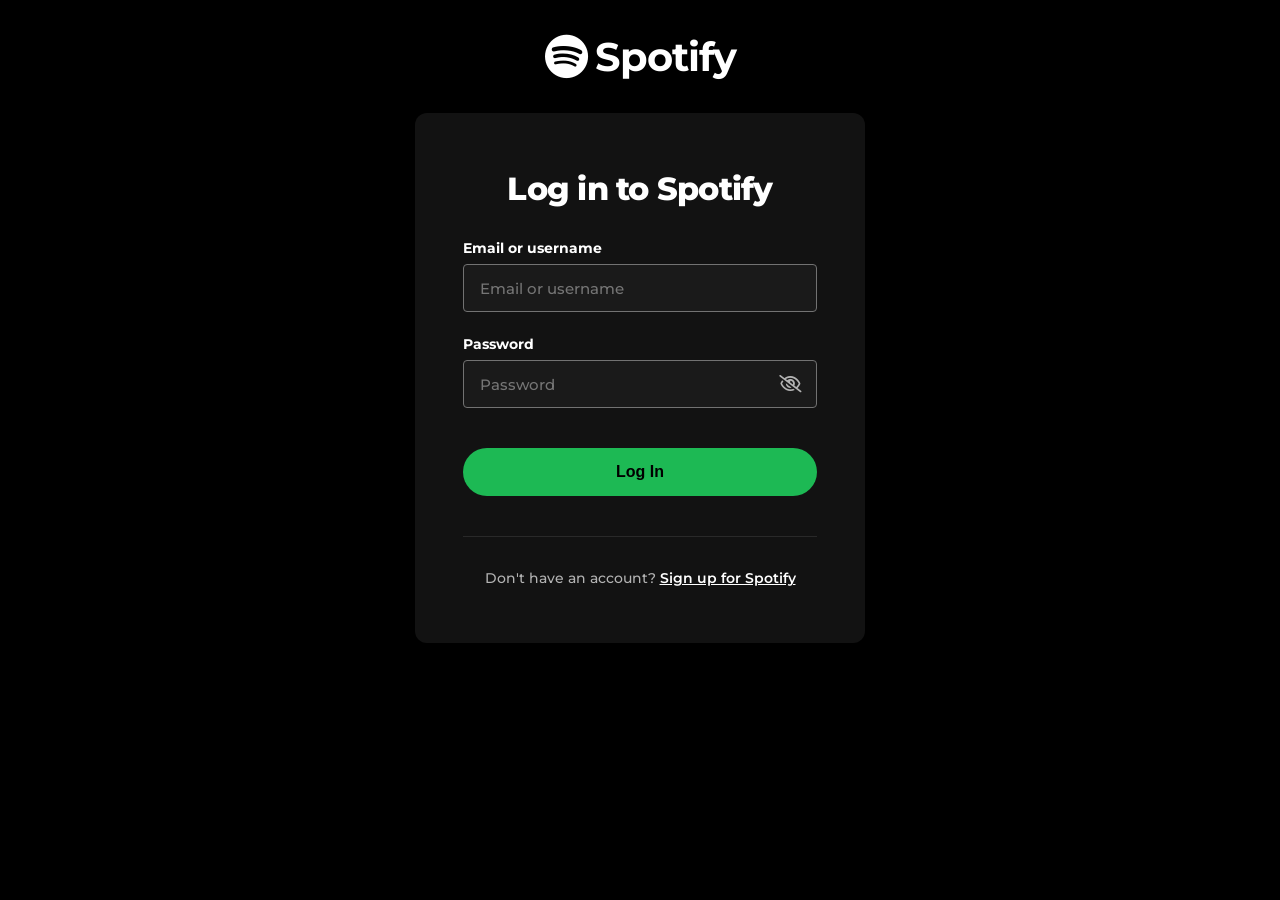
<file: login.html>
<!DOCTYPE html>
<html lang="en">
<head>
    <meta charset="UTF-8">
    <meta name="viewport" content="width=device-width, initial-scale=1.0">
    <title>Login - Spotify</title>
    <link href="https://fonts.googleapis.com/css2?family=Montserrat:wght@400;500;600;700;800&display=swap" rel="stylesheet">
    <link rel="stylesheet" href="https://cdnjs.cloudflare.com/ajax/libs/font-awesome/6.5.1/css/all.min.css">
    <style>
        /* ==========================================================================
   GLOBAL CONFIGURATIONS & COMPONENT VARIABLES
   ========================================================================== */
:root {
    --bg-black: #000000;
    --bg-card: #121212;
    --bg-input: #1a1a1a;
    --bg-input-hover: #242424;
    --text-main: #ffffff;
    --text-muted: #b3b3b3;
    --spotify-green: #1db954;
    --spotify-green-hover: #1ed760;
    --error-red: #f15555;
}

* {
    margin: 0;
    padding: 0;
    box-sizing: border-box;
}

body {
    background-color: var(--bg-black);
    color: var(--text-main);
    font-family: "Montserrat", sans-serif;
    min-height: 100vh;
    display: flex;
    flex-direction: column;
    -webkit-font-smoothing: antialiased;
}

/* ==========================================================================
   HEADER CONTROLS
   ========================================================================== */
.login-header {
    padding: 2rem;
    display: flex;
    justify-content: center;
}

.login-header .logo {
    font-size: 2.5rem;
    font-weight: 700;
    display: flex;
    align-items: center;
    gap: 0.5rem;
    letter-spacing: -1px;
    cursor: pointer;
}

.login-header .logo i {
    font-size: 2.8rem;
}

/* ==========================================================================
   LOGIN CARD WRAPPER & FORM COMPONENT
   ========================================================================== */
.login-container {
    flex: 1;
    display: flex;
    justify-content: center;
    align-items: flex-start;
    padding: 0 1rem 4rem 1rem;
}

.login-card {
    background-color: var(--bg-card);
    width: 100%;
    max-width: 450px;
    padding: 3.5rem 3rem;
    border-radius: 12px;
    box-shadow: 0 12px 40px rgba(0, 0, 0, 0.6);
}

.login-card h1 {
    font-size: 2rem;
    font-weight: 800;
    letter-spacing: -0.75px;
    margin-bottom: 2rem;
    text-align: center;
}

/* CORE INPUT DEPLOYMENT HOOKS */
.input-group {
    display: flex;
    flex-direction: column;
    margin-bottom: 1.5rem;
}

.input-group label {
    font-size: 0.85rem;
    font-weight: 700;
    margin-bottom: 0.5rem;
}

.input-group input {
    background-color: var(--bg-input);
    border: 1px solid #727272;
    color: var(--text-main);
    height: 3rem;
    padding: 0 1rem;
    border-radius: 4px;
    font-size: 0.95rem;
    font-weight: 500;
    font-family: inherit;
    transition: all 0.2s ease;
}

.input-group input:hover {
    background-color: var(--bg-input-hover);
    border-color: #a7a7a7;
}

.input-group input:focus {
    outline: none;
    background-color: var(--bg-input-hover);
    border: 2px solid var(--text-main);
    padding: 0 0.93rem; /* Compensates layout rendering thickness logic shift */
}

/* Invalid State Error Highlights */
.input-group.invalid input {
    border: 2px solid var(--error-red) !important;
    padding: 0 0.93rem;
}

.error-msg {
    color: var(--error-red);
    font-size: 0.75rem;
    font-weight: 500;
    margin-top: 0.4rem;
    display: none;
}

/* SECURE WRAPPER FOR TOGGLE SYSTEM ICON */
.password-wrapper {
    position: relative;
    display: flex;
    flex-direction: column;
}

.password-wrapper input {
    width: 100%;
    padding-right: 3rem !important;
}

.toggle-password {
    position: absolute;
    right: 1rem;
    top: 50%;
    transform: translateY(-50%);
    color: var(--text-muted);
    cursor: pointer;
    font-size: 1.1rem;
    transition: color 0.2s;
}

.toggle-password:hover {
    color: var(--text-main);
}

/* CTA PRIMARY ACTION SUBMIT BUTTON */
.submit-btn {
    width: 100%;
    height: 3rem;
    background-color: var(--spotify-green);
    color: #000000;
    border: none;
    border-radius: 500px;
    font-size: 1rem;
    font-weight: 700;
    cursor: pointer;
    margin-top: 1rem;
    transition: all 0.2s ease;
}

.submit-btn:hover {
    transform: scale(1.03);
    background-color: var(--spotify-green-hover);
}

.submit-btn:active {
    transform: scale(0.98);
}

/* FOOTER SPLIT STRIP LINKS */
.divider {
    height: 1px;
    background-color: #292929;
    margin: 2.5rem 0 2rem 0;
}

.signup-redirect {
    font-size: 0.875rem;
    color: var(--text-muted);
    text-align: center;
    font-weight: 500;
}

.signup-redirect a {
    color: var(--text-main);
    font-weight: 600;
    text-decoration: underline;
    transition: color 0.2s;
}

.signup-redirect a:hover {
    color: var(--spotify-green);
}

/* ==========================================================================
   RESPONSIVE LAYOUT RESPONSIVENESS ENGINE
   ========================================================================== */
@media (max-width: 480px) {
    .login-header {
        padding: 1.5rem;
    }
    .login-container {
        padding: 0;
    }
    .login-card {
        border-radius: 0;
        box-shadow: none;
        padding: 2.5rem 1.5rem;
        background-color: var(--bg-black); /* Cards flush flat with viewport on tiny mobile viewports */
    }
}
    </style>
</head>
<body>

    <header class="login-header">
        <div class="logo" onclick="window.location.href='index.html'">
            <i class="fa-brands fa-spotify"></i>
            <span>Spotify</span>
        </div>
    </header>

    <main class="login-container">
        <div class="login-card">
            <h1>Log in to Spotify</h1>
            
            <form id="loginForm">
                <div class="input-group">
                    <label for="loginIdentifier">Email or username</label>
                    <input type="text" id="loginIdentifier" placeholder="Email or username" required autocomplete="username">
                    <span class="error-msg" id="identifierError"></span>
                </div>

                <div class="input-group">
                    <label for="loginPassword">Password</label>
                    <div class="password-wrapper">
                        <input type="password" id="loginPassword" placeholder="Password" required autocomplete="current-password">
                        <i class="fa-regular fa-eye-slash toggle-password" id="togglePassword"></i>
                    </div>
                    <span class="error-msg" id="passwordError"></span>
                </div>

                <button type="submit" class="submit-btn">Log In</button>
            </form>

            <div class="divider"></div>

            <p class="signup-redirect">
                Don't have an account? <a href="signup.html">Sign up for Spotify</a>
            </p>
        </div>
    </main>

    <script>
        document.addEventListener('DOMContentLoaded', () => {
    const loginForm = document.getElementById('loginForm');
    const identifierInput = document.getElementById('loginIdentifier');
    const passwordInput = document.getElementById('loginPassword');
    const togglePassword = document.getElementById('togglePassword');

    // ==========================================================================
    // INTERACTIVE PASS SHOW/HIDE CONTROLLER
    // ==========================================================================
    togglePassword.addEventListener('click', () => {
        const isMaskedState = passwordInput.getAttribute('type') === 'password';
        
        if (isMaskedState) {
            passwordInput.setAttribute('type', 'text');
            togglePassword.classList.remove('fa-eye-slash');
            togglePassword.classList.add('fa-eye');
        } else {
            passwordInput.setAttribute('type', 'password');
            togglePassword.classList.remove('fa-eye');
            togglePassword.classList.add('fa-eye-slash');
        }
    });

    // ==========================================================================
    // VALIDATION SUBROUTINE TOOLS
    // ==========================================================================
    function applyValidationError(inputField, errorTextElement, message) {
        const parentGroup = inputField.closest('.input-group');
        parentGroup.classList.add('invalid');
        errorTextElement.innerText = message;
        errorTextElement.style.display = 'block';
    }

    function removeValidationError(inputField, errorTextElement) {
        const parentGroup = inputField.closest('.input-group');
        parentGroup.classList.remove('invalid');
        errorTextElement.innerText = '';
        errorTextElement.style.display = 'none';
    }

    function checkIdentifierField() {
        const value = identifierInput.value.trim();
        const errorSpan = document.getElementById('identifierError');

        if (value === "") {
            applyValidationError(identifierInput, errorSpan, "Please enter your Spotify username or email address.");
            return false;
        }
        removeValidationError(identifierInput, errorSpan);
        return true;
    }

    function checkPasswordField() {
        const value = passwordInput.value;
        const errorSpan = document.getElementById('passwordError');

        if (value === "") {
            applyValidationError(passwordInput, errorSpan, "Please enter your password.");
            return false;
        }
        removeValidationError(passwordInput, errorSpan);
        return true;
    }

    // Dynamic cleanups as user types inside inputs
    identifierInput.addEventListener('input', checkIdentifierField);
    passwordInput.addEventListener('input', checkPasswordField);

    // ==========================================================================
    // INTERCEPT COMPLETED SUBMISSION PACKETS
    // ==========================================================================
    loginForm.addEventListener('submit', (e) => {
        e.preventDefault();

        const isUserValid = checkIdentifierField();
        const isPassValid = checkPasswordField();

        if (isUserValid && isPassValid) {
            alert('Logging you in smoothly...');
            // Redirect straight inside the functional clone music workspace player index
            window.location.href = 'index.html';
        }
    });
});
    </script>
</body>
</html>
</file>
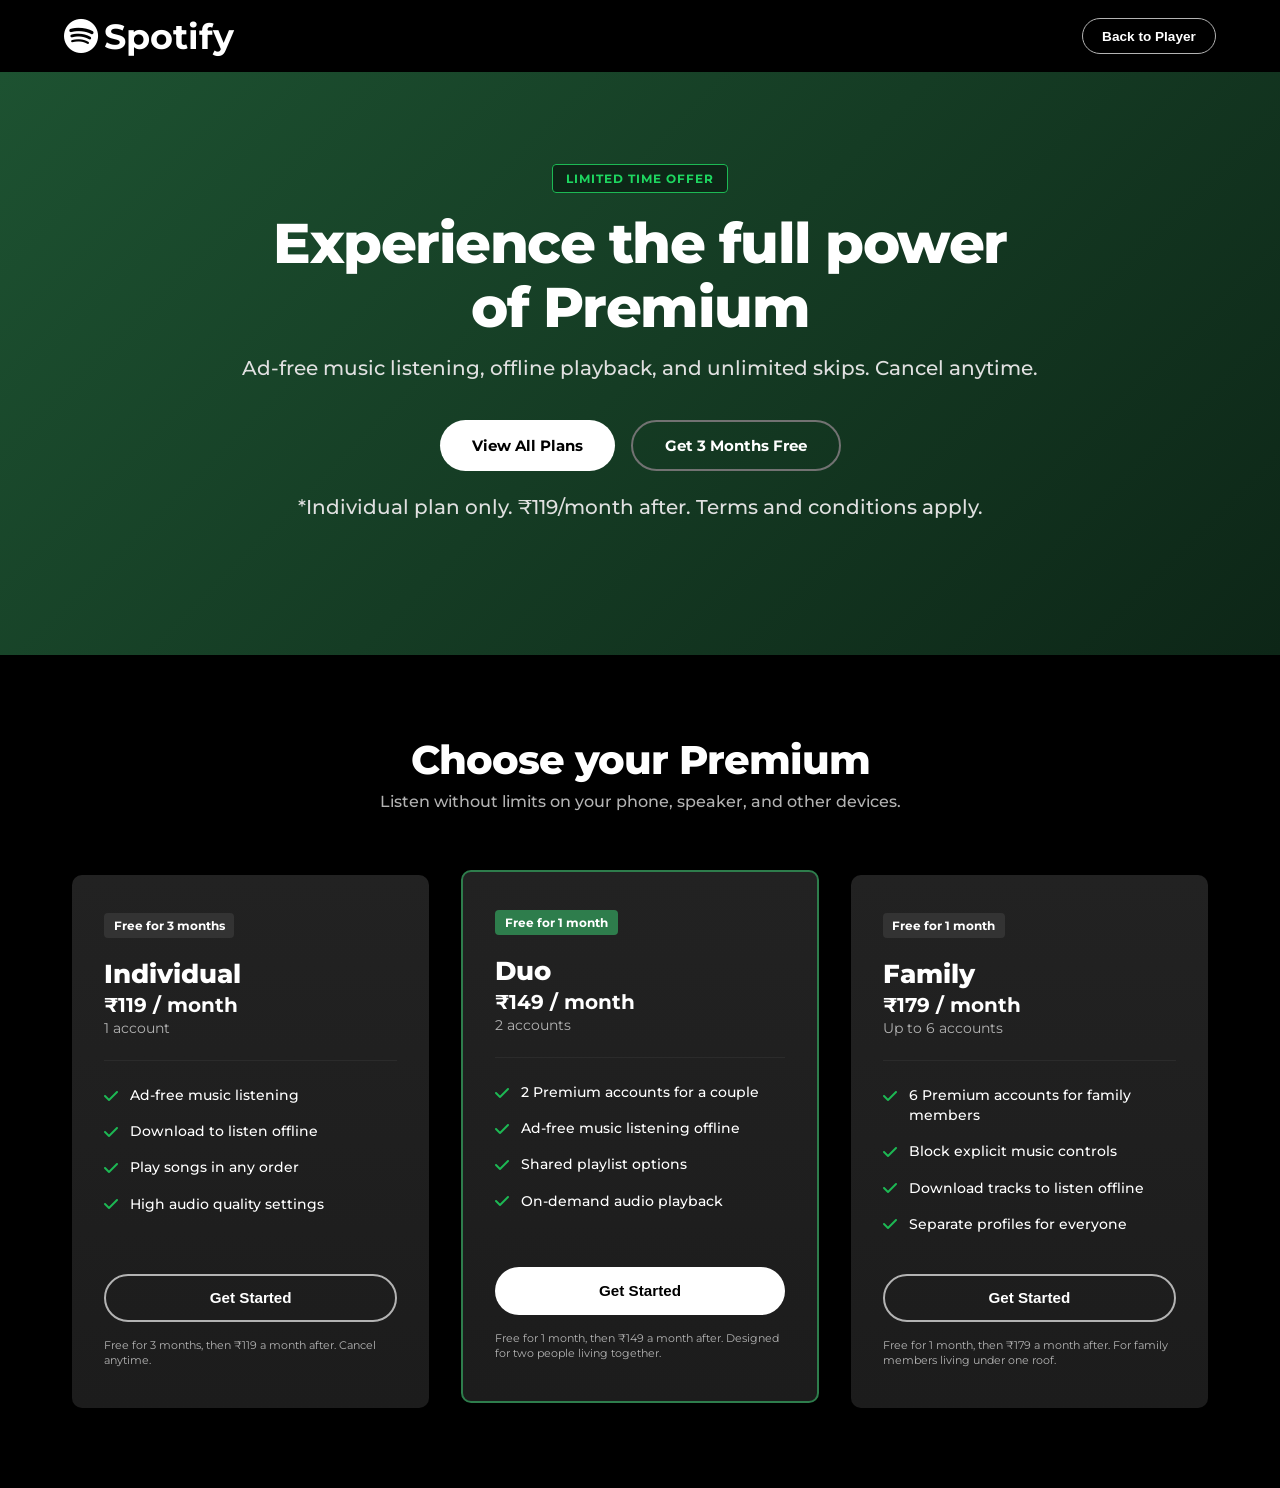
<file: premium.html>
<!DOCTYPE html>
<html lang="en">
<head>
    <meta charset="UTF-8">
    <meta name="viewport" content="width=device-width, initial-scale=1.0">
    <title>Spotify - Premium Plans</title>
    <link href="https://fonts.googleapis.com/css2?family=Montserrat:wght@400;500;600;700;800&display=swap" rel="stylesheet">
    <link rel="stylesheet" href="https://cdnjs.cloudflare.com/ajax/libs/font-awesome/6.5.1/css/all.min.css">
    <style>
        /* ==========================================================================
   THEME CONFIGURATION VARIABLES & GLOBAL BASE
   ========================================================================== */
:root {
    --bg-black: #000000;
    --bg-base: #121212;
    --bg-card: #1c1c1c;
    --text-main: #ffffff;
    --text-muted: #b3b3b3;
    --spotify-green: #1db954;
    --spotify-green-hover: #1ed760;
    --premium-gradient: linear-gradient(135deg, #1d5231 0%, #0d2617 100%);
    --card-gradient-accent: linear-gradient(180deg, #222222 0%, #1c1c1c 100%);
}

html {
    scroll-behavior: smooth;
}

* {
    margin: 0;
    padding: 0;
    box-sizing: border-box;
}

body {
    background-color: var(--bg-black);
    color: var(--text-main);
    font-family: "Montserrat", sans-serif;
    -webkit-font-smoothing: antialiased;
}

/* ==========================================================================
   NAVIGATION TOP ACCENT BAR
   ========================================================================== */
.premium-nav {
    display: flex;
    justify-content: space-between;
    align-items: center;
    height: 4.5rem;
    padding: 0 4rem;
    background-color: rgba(0, 0, 0, 0.8);
    position: sticky;
    top: 0;
    z-index: 100;
    backdrop-filter: blur(8px);
}

.premium-nav .logo {
    font-size: 2.2rem;
    font-weight: 700;
    display: flex;
    align-items: center;
    gap: 0.4rem;
    cursor: pointer;
}

.back-btn {
    background: transparent;
    border: 1px solid var(--text-muted);
    color: var(--text-main);
    padding: 0.6rem 1.2rem;
    border-radius: 500px;
    font-weight: 700;
    font-size: 0.85rem;
    cursor: pointer;
    transition: all 0.2s ease;
}

.back-btn:hover {
    transform: scale(1.04);
    border-color: var(--text-main);
}

/* ==========================================================================
   HERO CALL-TO-ACTION CONTAINER
   ========================================================================== */
.premium-hero {
    background: var(--premium-gradient);
    padding: 6rem 4rem;
    display: flex;
    justify-content: center;
    text-align: center;
}

.hero-content {
    max-width: 800px;
}

.badge {
    background-color: #0d2617;
    border: 1px solid var(--spotify-green);
    color: var(--spotify-green-hover);
    padding: 0.4rem 0.8rem;
    border-radius: 4px;
    font-size: 0.75rem;
    font-weight: 700;
    text-transform: uppercase;
    letter-spacing: 1px;
}

.hero-content h1 {
    font-size: 3.5rem;
    font-weight: 800;
    letter-spacing: -1.5px;
    margin: 1.5rem 0 1rem 0;
    line-height: 1.15;
}

.hero-content p {
    font-size: 1.25rem;
    font-weight: 500;
    color: #e0e0e0;
    margin-bottom: 2.5rem;
}

.hero-btns {
    display: flex;
    gap: 1rem;
    justify-content: center;
    margin-bottom: 1.5rem;
}

.btn-primary, .btn-secondary {
    text-decoration: none;
    height: 3.2rem;
    padding: 0 2rem;
    border-radius: 500px;
    display: inline-flex;
    align-items: center;
    font-weight: 700;
    font-size: 0.95rem;
    transition: transform 0.2s;
}

.btn-primary {
    background-color: var(--text-main);
    color: var(--bg-black);
}

.btn-secondary {
    background-color: transparent;
    color: var(--text-main);
    border: 2px solid #727272;
}

.btn-primary:hover, .btn-secondary:hover {
    transform: scale(1.04);
}

.btn-secondary:hover {
    border-color: var(--text-main);
}

.terms {
    font-size: 0.75rem;
    color: #a7a7a7;
}

/* ==========================================================================
   PRICING PLANS FLEXIBLE GRID MATRIX
   ========================================================================== */
.plans-container {
    max-width: 1200px;
    margin: 5rem auto;
    padding: 0 2rem;
    text-align: center;
}

.plans-container h2 {
    font-size: 2.5rem;
    font-weight: 800;
    letter-spacing: -1px;
    margin-bottom: 0.5rem;
}

.sub-heading {
    color: var(--text-muted);
    font-size: 1rem;
    font-weight: 500;
    margin-bottom: 4rem;
}

.plans-grid {
    display: grid;
    grid-template-columns: repeat(3, 1fr);
    gap: 2rem;
    align-items: start;
}

.plan-card {
    background: var(--card-gradient-accent);
    border-radius: 10px;
    padding: 2.5rem 2rem;
    text-align: left;
    display: flex;
    flex-direction: column;
    height: 100%;
    min-height: 520px;
    box-shadow: 0 8px 24px rgba(0,0,0,0.4);
    transition: transform 0.3s ease;
}

/* Highlight visual wrapper styling rules for the Duo plan card */
.plan-card.popular {
    border: 2px solid #2e7d4c;
    position: relative;
    transform: translateY(-5px);
}

.plan-card:hover {
    transform: translateY(-8px);
}

.free-period {
    background-color: #333;
    color: var(--text-main);
    padding: 0.3rem 0.6rem;
    border-radius: 4px;
    font-size: 0.78rem;
    font-weight: 700;
}

.free-period.highlight {
    background-color: #2e7d4c;
}

.plan-card h3 {
    font-size: 1.6rem;
    font-weight: 800;
    margin: 1.5rem 0 0.25rem 0;
}

.price {
    font-size: 1.25rem;
    font-weight: 700;
}

.account-count {
    font-size: 0.85rem;
    color: var(--text-muted);
    margin-top: 0.2rem;
}

.divider {
    height: 1px;
    background-color: #2b2b2b;
    margin: 1.5rem 0;
}

/* CARD FEATURES METRIC BLOCK LIST */
.features-list {
    list-style: none;
    display: flex;
    flex-direction: column;
    gap: 1rem;
    margin-bottom: 2.5rem;
    flex-content: 1;
    flex: 1; /* Pushes the dynamic action button uniformly down to the footer base margin */
}

.features-list li {
    font-size: 0.9rem;
    font-weight: 500;
    display: flex;
    align-items: flex-start;
    gap: 0.75rem;
    line-height: 1.4;
}

.features-list li i {
    color: var(--spotify-green);
    font-size: 1rem;
    margin-top: 0.15rem;
}

/* CUSTOM BUTTON SWITCH FOR INNER PLANS CONTROLS */
.plan-btn {
    width: 100%;
    height: 3rem;
    background-color: transparent;
    color: var(--text-main);
    border: 2px solid var(--text-muted);
    border-radius: 500px;
    font-size: 0.95rem;
    font-weight: 700;
    cursor: pointer;
    transition: all 0.2s ease;
    margin-bottom: 1rem;
}

.plan-btn.alternative {
    background-color: var(--text-main);
    color: var(--bg-black);
    border: none;
}

.plan-btn:hover {
    transform: scale(1.03);
    border-color: var(--text-main);
}

.plan-btn.alternative:hover {
    background-color: #f6f6f6;
}

.card-terms {
    font-size: 0.68rem;
    color: var(--text-muted);
    line-height: 1.4;
}

/* ==========================================================================
   RESPONSIVE LAYOUT ENGINE VIEWPOTS
   ========================================================================== */
@media (max-width: 1024px) {
    .plans-grid {
        grid-template-columns: repeat(2, 1fr); /* Collapses down to dual layout pairs on compact desktops */
    }
    .plan-card.popular {
        transform: none; /* Disables elevated desktop transformation alignment metrics */
    }
    .plan-card.popular:hover {
        transform: translateY(-8px);
    }
}

@media (max-width: 768px) {
    .premium-nav {
        padding: 0 1.5rem;
    }
    .premium-hero {
        padding: 4rem 1.5rem;
    }
    .hero-content h1 {
        font-size: 2.5rem;
    }
    .hero-content p {
        font-size: 1.1rem;
    }
    .hero-btns {
        flex-direction: column;
        gap: 0.75rem;
        align-items: center;
    }
    .btn-primary, .btn-secondary {
        width: 100%;
        max-width: 320px;
        justify-content: center;
    }
    .plans-grid {
        grid-template-columns: 1fr; /* Full width tracking lines on mobile screens */
    }
    .plans-container h2 {
        font-size: 2rem;
    }
}
    </style>
</head>
<body>

    <nav class="premium-nav">
        <div class="logo" onclick="window.location.href='index.html'">
            <i class="fa-brands fa-spotify"></i>
            <span>Spotify</span>
        </div>
        <button class="back-btn" onclick="window.location.href='index.html'">Back to Player</button>
    </nav>

    <header class="premium-hero">
        <div class="hero-content">
            <span class="badge">Limited Time Offer</span>
            <h1>Experience the full power of Premium</h1>
            <p>Ad-free music listening, offline playback, and unlimited skips. Cancel anytime.</p>
            <div class="hero-btns">
                <a href="#plans" class="btn-primary">View All Plans</a>
                <a href="#" class="btn-secondary">Get 3 Months Free</a>
            </div>
            <p class="terms">*Individual plan only. ₹119/month after. Terms and conditions apply.</p>
        </div>
    </header>

    <main class="plans-container" id="plans">
        <h2>Choose your Premium</h2>
        <p class="sub-heading">Listen without limits on your phone, speaker, and other devices.</p>

        <div class="plans-grid">
            <div class="plan-card">
                <div class="card-header">
                    <span class="free-period">Free for 3 months</span>
                    <h3>Individual</h3>
                    <p class="price">₹119 / month</p>
                    <p class="account-count">1 account</p>
                </div>
                <div class="divider"></div>
                <ul class="features-list">
                    <li><i class="fa-solid fa-check"></i> Ad-free music listening</li>
                    <li><i class="fa-solid fa-check"></i> Download to listen offline</li>
                    <li><i class="fa-solid fa-check"></i> Play songs in any order</li>
                    <li><i class="fa-solid fa-check"></i> High audio quality settings</li>
                </ul>
                <button class="plan-btn">Get Started</button>
                <p class="card-terms">Free for 3 months, then ₹119 a month after. Cancel anytime.</p>
            </div>

            <div class="plan-card popular">
                <div class="card-header">
                    <span class="free-period highlight">Free for 1 month</span>
                    <h3>Duo</h3>
                    <p class="price">₹149 / month</p>
                    <p class="account-count">2 accounts</p>
                </div>
                <div class="divider"></div>
                <ul class="features-list">
                    <li><i class="fa-solid fa-check"></i> 2 Premium accounts for a couple</li>
                    <li><i class="fa-solid fa-check"></i> Ad-free music listening offline</li>
                    <li><i class="fa-solid fa-check"></i> Shared playlist options</li>
                    <li><i class="fa-solid fa-check"></i> On-demand audio playback</li>
                </ul>
                <button class="plan-btn alternative">Get Started</button>
                <p class="card-terms">Free for 1 month, then ₹149 a month after. Designed for two people living together.</p>
            </div>

            <div class="plan-card">
                <div class="card-header">
                    <span class="free-period">Free for 1 month</span>
                    <h3>Family</h3>
                    <p class="price">₹179 / month</p>
                    <p class="account-count">Up to 6 accounts</p>
                </div>
                <div class="divider"></div>
                <ul class="features-list">
                    <li><i class="fa-solid fa-check"></i> 6 Premium accounts for family members</li>
                    <li><i class="fa-solid fa-check"></i> Block explicit music controls</li>
                    <li><i class="fa-solid fa-check"></i> Download tracks to listen offline</li>
                    <li><i class="fa-solid fa-check"></i> Separate profiles for everyone</li>
                </ul>
                <button class="plan-btn">Get Started</button>
                <p class="card-terms">Free for 1 month, then ₹179 a month after. For family members living under one roof.</p>
            </div>
        </div>
    </main>

</body>
</html>
</file>
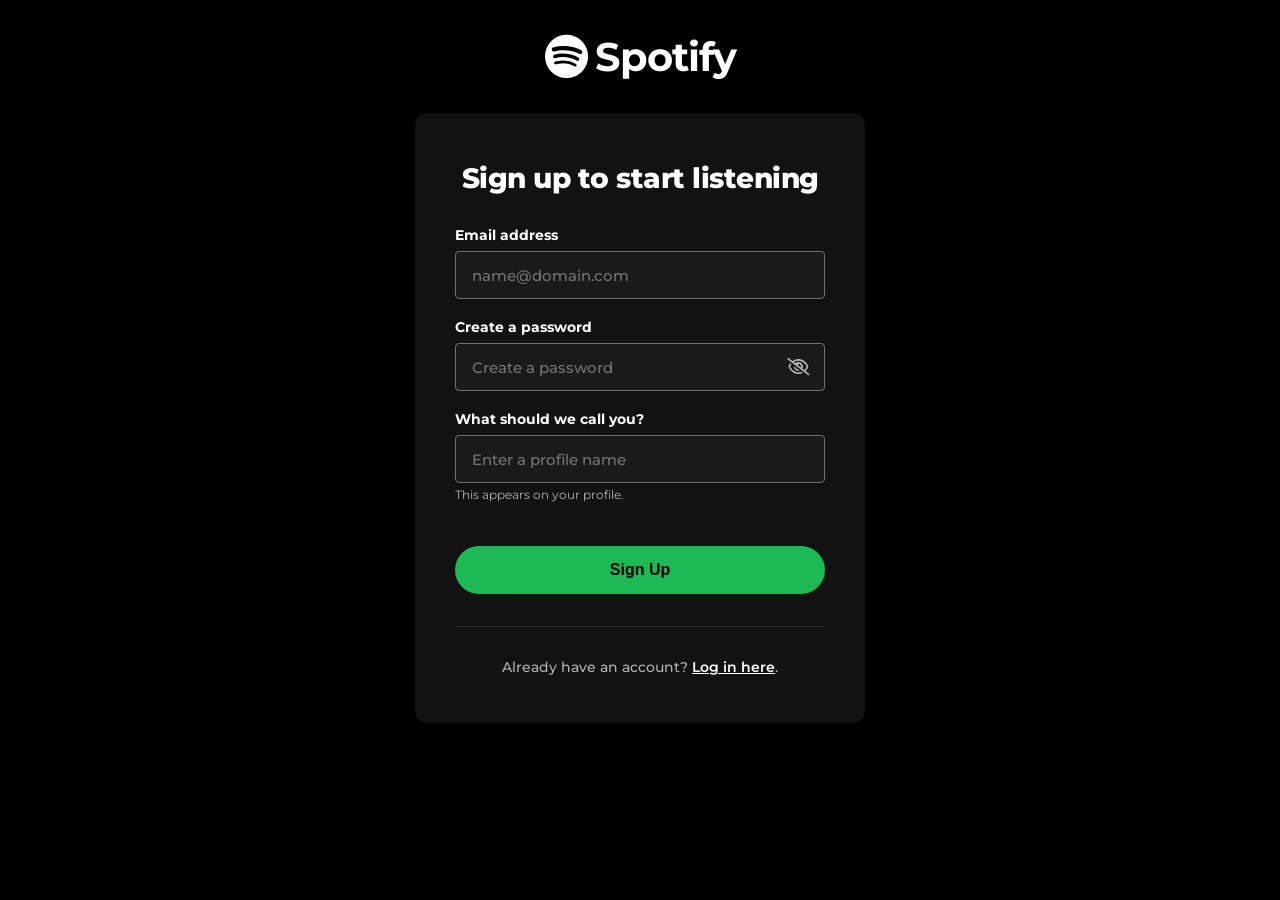
<file: signup.html>
<!DOCTYPE html>
<html lang="en">
<head>
    <meta charset="UTF-8">
    <meta name="viewport" content="width=device-width, initial-scale=1.0">
    <title>Sign up - Spotify</title>
    <link href="https://fonts.googleapis.com/css2?family=Montserrat:wght@400;500;600;700;800&display=swap" rel="stylesheet">
    <link rel="stylesheet" href="https://cdnjs.cloudflare.com/ajax/libs/font-awesome/6.5.1/css/all.min.css">
    <style>
        /* ==========================================================================
   GLOBAL RESETS & THEME CONFIGURATION
   ========================================================================== */
:root {
    --bg-black: #000000;
    --bg-card: #121212;
    --bg-input: #1a1a1a;
    --bg-input-hover: #242424;
    --text-main: #ffffff;
    --text-muted: #b3b3b3;
    --spotify-green: #1db954;
    --spotify-green-hover: #1ed760;
    --error-red: #f15555;
}

* {
    margin: 0;
    padding: 0;
    box-sizing: border-box;
}

body {
    background-color: var(--bg-black);
    color: var(--text-main);
    font-family: "Montserrat", sans-serif;
    min-height: 100vh;
    display: flex;
    flex-direction: column;
    -webkit-font-smoothing: antialiased;
}

/* ==========================================================================
   HEADER LOGO AREA
   ========================================================================== */
.signup-header {
    padding: 2rem;
    display: flex;
    justify-content: center;
}

.signup-header .logo {
    font-size: 2.5rem;
    font-weight: 700;
    display: flex;
    align-items: center;
    gap: 0.5rem;
    letter-spacing: -1px;
}

.signup-header .logo i {
    color: var(--text-main);
    font-size: 2.8rem;
}

/* ==========================================================================
   SIGNUP MAIN CARD CONTEXT
   ========================================================================== */
.signup-container {
    flex: 1;
    display: flex;
    justify-content: center;
    align-items: flex-start;
    padding: 0 1rem 4rem 1rem;
}

.signup-card {
    background-color: var(--bg-card);
    width: 100%;
    max-width: 450px;
    padding: 3rem 2.5rem;
    border-radius: 12px;
    box-shadow: 0 12px 40px rgba(0, 0, 0, 0.5);
}

.signup-card h1 {
    font-size: 1.75rem;
    font-weight: 800;
    letter-spacing: -0.5px;
    margin-bottom: 2rem;
    text-align: center;
}

/* INPUT FORM COMPONENT TRACKS */
.input-group {
    display: flex;
    flex-direction: column;
    margin-bottom: 1.25rem;
    position: relative;
}

.input-group label {
    font-size: 0.85rem;
    font-weight: 700;
    margin-bottom: 0.5rem;
}

.input-group input {
    background-color: var(--bg-input);
    border: 1px solid #727272;
    color: var(--text-main);
    height: 3rem;
    padding: 0 1rem;
    border-radius: 4px;
    font-size: 0.95rem;
    font-weight: 500;
    font-family: inherit;
    transition: all 0.2s ease;
}

.input-group input:hover {
    background-color: var(--bg-input-hover);
    border-color: #a7a7a7;
}

.input-group input:focus {
    outline: none;
    background-color: var(--bg-input-hover);
    border: 2px solid var(--text-main);
    padding: 0 0.93rem; /* Compels text spacing balance offset for 2px thick borders */
}

/* Dynamic error input states */
.input-group.invalid input {
    border: 2px solid var(--error-red) !important;
    padding: 0 0.93rem;
}

.error-msg {
    color: var(--error-red);
    font-size: 0.75rem;
    font-weight: 500;
    margin-top: 0.4rem;
    display: none;
}

.input-tip {
    font-size: 0.72rem;
    color: var(--text-muted);
    margin-top: 0.3rem;
}

/* PASSWORD VISIBILITY TOGGLE SYSTEM */
.password-wrapper {
    position: relative;
    display: flex;
    flex-direction: column;
}

.password-wrapper input {
    width: 100%;
    padding-right: 3rem !important;
}

.toggle-password {
    position: absolute;
    right: 1rem;
    top: 50%;
    transform: translateY(-50%);
    color: var(--text-muted);
    cursor: pointer;
    font-size: 1.1rem;
    transition: color 0.2s;
}

.toggle-password:hover {
    color: var(--text-main);
}

/* ACTION BUTTON */
.submit-btn {
    width: 100%;
    height: 3rem;
    background-color: var(--spotify-green);
    color: #000000;
    border: none;
    border-radius: 500px;
    font-size: 1rem;
    font-weight: 700;
    cursor: pointer;
    margin-top: 1.5rem;
    transition: all 0.2s ease;
}

.submit-btn:hover {
    transform: scale(1.03);
    background-color: var(--spotify-green-hover);
}

.submit-btn:active {
    transform: scale(0.98);
}

/* FOOTER SEGMENTATION */
.divider {
    height: 1px;
    background-color: #292929;
    margin: 2rem 0;
}

.login-redirect {
    font-size: 0.85rem;
    color: var(--text-muted);
    text-align: center;
    font-weight: 500;
}

.login-redirect a {
    color: var(--text-main);
    font-weight: 600;
    text-decoration: underline;
    transition: color 0.2s;
}

.login-redirect a:hover {
    color: var(--spotify-green);
}

/* ==========================================================================
   RESPONSIVE LAYOUT ENGINE BREAKPOINT
   ========================================================================== */
@media (max-width: 480px) {
    .signup-header {
        padding: 1.5rem;
    }
    .signup-container {
        padding: 0;
    }
    .signup-card {
        border-radius: 0;
        box-shadow: none;
        padding: 2rem 1.5rem;
        background-color: var(--bg-black); /* Flush clean layout integration on mobile sizes */
    }
}
    </style>
</head>
<body>

    <header class="signup-header">
        <div class="logo">
            <i class="fa-brands fa-spotify"></i>
            <span>Spotify</span>
        </div>
    </header>

    <main class="signup-container">
        <div class="signup-card">
            <h1>Sign up to start listening</h1>
            
            <form id="signupForm">
                <div class="input-group">
                    <label for="email">Email address</label>
                    <input type="email" id="email" placeholder="name@domain.com" required autocomplete="email">
                    <span class="error-msg" id="emailError"></span>
                </div>

                <div class="input-group">
                    <label for="password">Create a password</label>
                    <div class="password-wrapper">
                        <input type="password" id="password" placeholder="Create a password" required autocomplete="new-password">
                        <i class="fa-regular fa-eye-slash toggle-password" id="togglePassword"></i>
                    </div>
                    <span class="error-msg" id="passwordError"></span>
                </div>

                <div class="input-group">
                    <label for="username">What should we call you?</label>
                    <input type="text" id="username" placeholder="Enter a profile name" required autocomplete="username">
                    <p class="input-tip">This appears on your profile.</p>
                    <span class="error-msg" id="nameError"></span>
                </div>

                <button type="submit" class="submit-btn">Sign Up</button>
            </form>

            <div class="divider"></div>

            <p class="login-redirect">
                Already have an account? <a href="login.html">Log in here</a>.
            </p>
        </div>
    </main>

    <script>
        document.addEventListener('DOMContentLoaded', () => {
    const signupForm = document.getElementById('signupForm');
    const emailInput = document.getElementById('email');
    const passwordInput = document.getElementById('password');
    const usernameInput = document.getElementById('username');
    
    const togglePassword = document.getElementById('togglePassword');

    // ==========================================================================
    // PASSWORD EYE TOGGLE SYSTEM VISIBILITY CONTROL
    // ==========================================================================
    togglePassword.addEventListener('click', () => {
        const isPasswordHidden = passwordInput.getAttribute('type') === 'password';
        
        if (isPasswordHidden) {
            passwordInput.setAttribute('type', 'text');
            togglePassword.classList.remove('fa-eye-slash');
            togglePassword.classList.add('fa-eye');
        } else {
            passwordInput.setAttribute('type', 'password');
            togglePassword.classList.remove('fa-eye');
            togglePassword.classList.add('fa-eye-slash');
        }
    });

    // ==========================================================================
    // INLINE ERROR HANDLING UTILITIES
    // ==========================================================================
    function triggerValidationError(inputElement, errorElement, message) {
        const group = inputElement.closest('.input-group');
        group.classList.add('invalid');
        errorElement.innerText = message;
        errorElement.style.display = 'block';
    }

    function clearValidationError(inputElement, errorElement) {
        const group = inputElement.closest('.input-group');
        group.classList.remove('invalid');
        errorElement.innerText = '';
        errorElement.style.display = 'none';
    }

    // ==========================================================================
    // DATA INTEGRITY FIELD CHECK MECHANICS
    // ==========================================================================
    function checkEmail() {
        const emailValue = emailInput.value.trim();
        const emailError = document.getElementById('emailError');
        const emailRegex = /^[^\s@]+@[^\s@]+\.[^\s@]+$/;

        if (emailValue === "") {
            triggerValidationError(emailInput, emailError, "You need to enter your email.");
            return false;
        } else if (!emailRegex.test(emailValue)) {
            triggerValidationError(emailInput, emailError, "This email is invalid. Make sure it's written like name@domain.com.");
            return false;
        }
        
        clearValidationError(emailInput, emailError);
        return true;
    }

    function checkPassword() {
        const passwordValue = passwordInput.value;
        const passwordError = document.getElementById('passwordError');

        if (passwordValue.length < 6) {
            triggerValidationError(passwordInput, passwordError, "Your password must be at least 6 characters.");
            return false;
        }
        
        clearValidationError(passwordInput, passwordError);
        return true;
    }

    function checkUsername() {
        const usernameValue = usernameInput.value.trim();
        const nameError = document.getElementById('nameError');

        if (usernameValue === "") {
            triggerValidationError(usernameInput, nameError, "Enter a name for your profile.");
            return false;
        }
        
        clearValidationError(usernameInput, nameError);
        return true;
    }

    // Clear validation warnings immediately as the developer types inside inputs
    emailInput.addEventListener('input', checkEmail);
    passwordInput.addEventListener('input', checkPassword);
    usernameInput.addEventListener('input', checkUsername);

    // ==========================================================================
    // OVERALL FORM INTERCEPT ACTION
    // ==========================================================================
    signupForm.addEventListener('submit', (e) => {
        e.preventDefault(); // Stop raw default window navigation loops

        // Validate all variables concurrently
        const isEmailValid = checkEmail();
        const isPasswordValid = checkPassword();
        const isUsernameValid = checkUsername();

        if (isEmailValid && isPasswordValid && isUsernameValid) {
            alert('Success! Your Spotify account registration flow completed.');
            
            // Redirect smoothly to your index screen frame context
            window.location.href = 'index.html'; 
        }
    });
});
    </script>
</body>
</html>
</file>
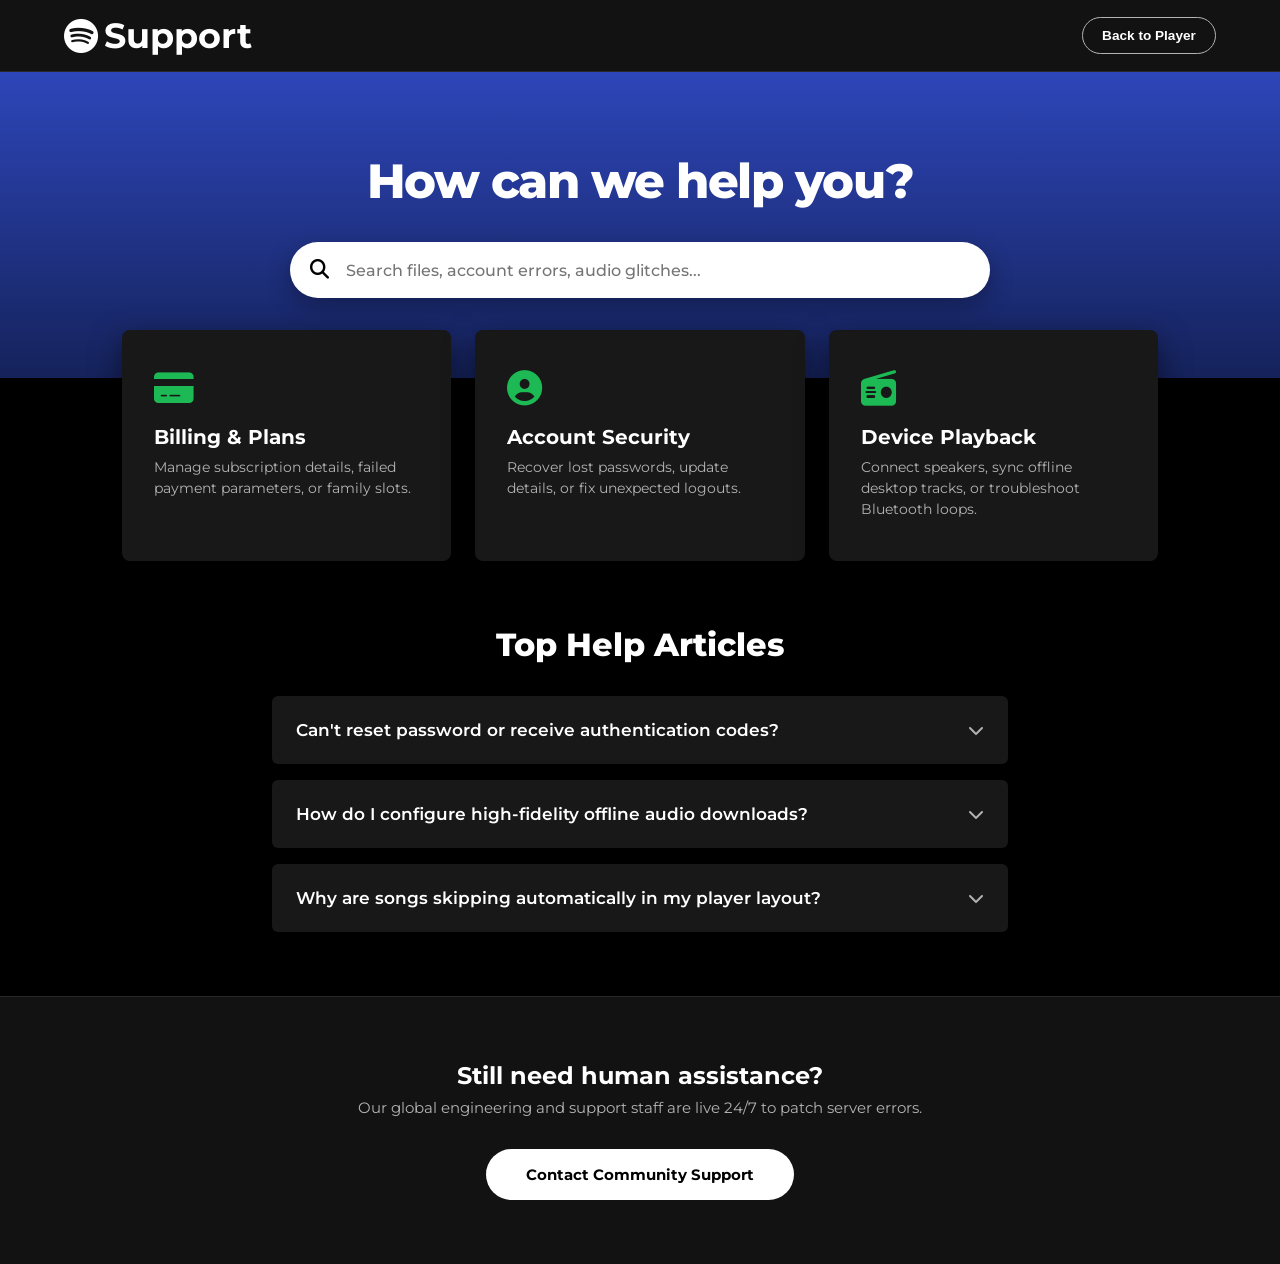
<file: support.html>
<!DOCTYPE html>
<html lang="en">
<head>
    <meta charset="UTF-8">
    <meta name="viewport" content="width=device-width, initial-scale=1.0">
    <title>Spotify - Support & Help Center</title>
    <link href="https://fonts.googleapis.com/css2?family=Montserrat:wght@400;500;600;700;800&display=swap" rel="stylesheet">
    <link rel="stylesheet" href="https://cdnjs.cloudflare.com/ajax/libs/font-awesome/6.5.1/css/all.min.css">
    <style>
        /* ==========================================================================
   THEME CONFIGURATION VARIABLES & BASIC BASE RESETS
   ========================================================================== */
:root {
    --bg-black: #000000;
    --bg-base: #121212;
    --bg-card: #181818;
    --bg-card-hover: #282828;
    --text-main: #ffffff;
    --text-muted: #b3b3b3;
    --spotify-green: #1db954;
    --spotify-green-hover: #1ed760;
    --accent-blue: #2d46b9;
}

* {
    margin: 0;
    padding: 0;
    box-sizing: border-box;
}

body {
    background-color: var(--bg-black);
    color: var(--text-main);
    font-family: "Montserrat", sans-serif;
    -webkit-font-smoothing: antialiased;
}

/* ==========================================================================
   NAVIGATION TOP HEADER 
   ========================================================================== */
.support-nav {
    display: flex;
    justify-content: space-between;
    align-items: center;
    height: 4.5rem;
    padding: 0 4rem;
    background-color: var(--bg-base);
    position: sticky;
    top: 0;
    z-index: 100;
    border-bottom: 1px solid #282828;
}

.support-nav .logo {
    font-size: 2.2rem;
    font-weight: 700;
    display: flex;
    align-items: center;
    gap: 0.4rem;
    cursor: pointer;
}

.back-btn {
    background: transparent;
    border: 1px solid var(--text-muted);
    color: var(--text-main);
    padding: 0.6rem 1.2rem;
    border-radius: 500px;
    font-weight: 700;
    font-size: 0.85rem;
    cursor: pointer;
    transition: all 0.2s ease;
}

.back-btn:hover {
    transform: scale(1.04);
    border-color: var(--text-main);
}

/* ==========================================================================
   HERO SEARCH INTERFACE CONTAINER
   ========================================================================== */
.support-hero {
    background: linear-gradient(180deg, var(--accent-blue) 0%, #15225b 100%);
    padding: 5rem 4rem;
    display: flex;
    justify-content: center;
    text-align: center;
}

.hero-content {
    width: 100%;
    max-width: 700px;
}

.hero-content h1 {
    font-size: 3rem;
    font-weight: 800;
    letter-spacing: -1.5px;
    margin-bottom: 2rem;
}

/* DEEP INPUT COMPONENT WRAPPER BOX */
.search-box {
    position: relative;
    width: 100%;
}

.search-icon {
    position: absolute;
    left: 1.25rem;
    top: 50%;
    transform: translateY(-50%);
    color: #000000;
    font-size: 1.2rem;
}

.search-box input {
    width: 100%;
    height: 3.5rem;
    border: none;
    border-radius: 500px;
    padding: 0 1rem 0 3.5rem;
    font-family: inherit;
    font-size: 1rem;
    font-weight: 500;
    color: #000000;
    box-shadow: 0 8px 24px rgba(0,0,0,0.3);
}

.search-box input:focus {
    outline: none;
}

/* ==========================================================================
   CATEGORIES DASHBOARD SECTION GRID
   ========================================================================== */
.support-categories {
    max-width: 1100px;
    margin: -3rem auto 4rem auto; /* Overlaps hero seamlessly */
    padding: 0 2rem;
    display: grid;
    grid-template-columns: repeat(3, 1fr);
    gap: 1.5rem;
}

.category-card {
    background-color: var(--bg-card);
    border-radius: 8px;
    padding: 2.5rem 2rem;
    box-shadow: 0 10px 30px rgba(0,0,0,0.5);
    cursor: pointer;
    transition: background-color 0.2s, transform 0.2s;
}

.category-card:hover {
    background-color: var(--bg-card-hover);
    transform: translateY(-4px);
}

.cat-icon {
    font-size: 2.2rem;
    color: var(--spotify-green);
    margin-bottom: 1.25rem;
}

.category-card h3 {
    font-size: 1.25rem;
    font-weight: 700;
    margin-bottom: 0.5rem;
}

.category-card p {
    font-size: 0.88rem;
    color: var(--text-muted);
    line-height: 1.5;
}

/* ==========================================================================
   FAQ ACCORDION COMPONENT LAYOUT
   ========================================================================== */
.faq-container {
    max-width: 800px;
    margin: 4rem auto;
    padding: 0 2rem;
}

.faq-container h2 {
    font-size: 2rem;
    font-weight: 800;
    margin-bottom: 2rem;
    text-align: center;
}

.faq-list {
    display: flex;
    flex-direction: column;
    gap: 1rem;
}

.faq-item {
    background-color: var(--bg-card);
    border-radius: 6px;
    overflow: hidden;
}

.faq-toggle {
    width: 100%;
    background: transparent;
    border: none;
    color: var(--text-main);
    padding: 1.5rem;
    font-family: inherit;
    font-size: 1.05rem;
    font-weight: 600;
    text-align: left;
    display: flex;
    justify-content: space-between;
    align-items: center;
    cursor: pointer;
}

.faq-toggle:hover {
    background-color: rgba(255,255,255,0.02);
}

.arrow-icon {
    font-size: 1rem;
    color: var(--text-muted);
    transition: transform 0.3s ease;
}

/* HIDDEN CONTENT SLIDER CONTAINER PANEL */
.faq-content {
    max-height: 0;
    overflow: hidden;
    transition: max-height 0.3s ease-out;
    background-color: rgba(0, 0, 0, 0.2);
}

.faq-content p {
    padding: 0 1.5rem 1.5rem 1.5rem;
    font-size: 0.92rem;
    color: var(--text-muted);
    line-height: 1.6;
}

/* Active helper utility handles added dynamically via script framework toggles */
.faq-item.active .arrow-icon {
    transform: rotate(180deg);
    color: var(--text-main);
}

/* ==========================================================================
   FOOTER CONTACT BOX STRIP
   ========================================================================== */
.contact-strip {
    background-color: var(--bg-base);
    text-align: center;
    padding: 4rem 2rem;
    border-top: 1px solid #282828;
}

.contact-strip h3 {
    font-size: 1.5rem;
    margin-bottom: 0.5rem;
}

.contact-strip p {
    color: var(--text-muted);
    font-size: 0.95rem;
    margin-bottom: 2rem;
}

.contact-btn {
    background-color: var(--text-main);
    color: #000000;
    border: none;
    border-radius: 500px;
    padding: 1rem 2.5rem;
    font-family: inherit;
    font-weight: 700;
    font-size: 0.95rem;
    cursor: pointer;
    transition: transform 0.2s;
}

.contact-btn:hover {
    transform: scale(1.04);
}

/* ==========================================================================
   RESPONSIVE DYNAMIC GRID LAYOUT ENG BREAKPOINTS
   ========================================================================== */
@media (max-width: 900px) {
    .support-categories {
        grid-template-columns: 1fr; /* Formats cards cleanly stacked vertically down */
        margin-top: 2rem;
        padding: 0 1.5rem;
    }
}

@media (max-width: 768px) {
    .support-nav {
        padding: 0 1.5rem;
    }
    .support-hero {
        padding: 4rem 1.5rem;
    }
    .hero-content h1 {
        font-size: 2.25rem;
    }
    .faq-toggle {
        padding: 1.25rem;
        font-size: 0.95rem;
    }
}
    </style>
</head>
<body>

    <nav class="support-nav">
        <div class="logo" onclick="window.location.href='index.html'">
            <i class="fa-brands fa-spotify"></i>
            <span>Support</span>
        </div>
        <button class="back-btn" onclick="window.location.href='index.html'">Back to Player</button>
    </nav>

    <header class="support-hero">
        <div class="hero-content">
            <h1>How can we help you?</h1>
            <div class="search-box">
                <i class="fa-solid fa-magnifying-glass search-icon"></i>
                <input type="text" id="supportSearch" placeholder="Search files, account errors, audio glitches...">
            </div>
        </div>
    </header>

    <section class="support-categories">
        <div class="category-card">
            <i class="fa-solid fa-credit-card cat-icon"></i>
            <h3>Billing & Plans</h3>
            <p>Manage subscription details, failed payment parameters, or family slots.</p>
        </div>
        <div class="category-card">
            <i class="fa-solid fa-circle-user cat-icon"></i>
            <h3>Account Security</h3>
            <p>Recover lost passwords, update details, or fix unexpected logouts.</p>
        </div>
        <div class="category-card">
            <i class="fa-solid fa-radio cat-icon"></i>
            <h3>Device Playback</h3>
            <p>Connect speakers, sync offline desktop tracks, or troubleshoot Bluetooth loops.</p>
        </div>
    </section>

    <main class="faq-container">
        <h2>Top Help Articles</h2>
        
        <div class="faq-list">
            <div class="faq-item">
                <button class="faq-toggle">
                    <span>Can't reset password or receive authentication codes?</span>
                    <i class="fa-solid fa-chevron-down arrow-icon"></i>
                </button>
                <div class="faq-content">
                    <p>Check your email spam folder or any alternative filter parameters. If you linked your profile via a third-party social credential portal, log in through that gateway directly.</p>
                </div>
            </div>

            <div class="faq-item">
                <button class="faq-toggle">
                    <span>How do I configure high-fidelity offline audio downloads?</span>
                    <i class="fa-solid fa-chevron-down arrow-icon"></i>
                </button>
                <div class="faq-content">
                    <p>Navigate directly to <strong>Settings > Audio Quality</strong>. Switch your streaming cache metrics over to "Very High". Make sure your device has at least 1 GB of free space before caching large music libraries.</p>
                </div>
            </div>

            <div class="faq-item">
                <button class="faq-toggle">
                    <span>Why are songs skipping automatically in my player layout?</span>
                    <i class="fa-solid fa-chevron-down arrow-icon"></i>
                </button>
                <div class="faq-content">
                    <p>This typically occurs during network handoffs or due to a corrupted browser cache. Try clearing your browser's local application data data storage or toggling your network router connection.</p>
                </div>
            </div>
        </div>
    </main>

    <footer class="contact-strip">
        <h3>Still need human assistance?</h3>
        <p>Our global engineering and support staff are live 24/7 to patch server errors.</p>
        <button class="contact-btn">Contact Community Support</button>
    </footer>

    <script>
        document.addEventListener('DOMContentLoaded', () => {
    const faqToggles = document.querySelectorAll('.faq-toggle');

    // ==========================================================================
    // SLIDABLE FAQ ACCORDION TRANSITIONS ENGINE
    // ==========================================================================
    faqToggles.forEach(toggle => {
        toggle.addEventListener('click', () => {
            const currentItem = toggle.closest('.faq-item');
            const currentContent = currentItem.querySelector('.faq-content');
            
            // Check if item is already expanded
            const isCurrentlyActive = currentItem.classList.contains('active');
            
            // First, collapse any other open items
            document.querySelectorAll('.faq-item').forEach(item => {
                if (item !== currentItem) {
                    item.classList.remove('active');
                    item.querySelector('.faq-content').style.maxHeight = null;
                }
            });

            // Toggle active assignment metrics smoothly
            if (!isCurrentlyActive) {
                currentItem.classList.add('active');
                // Set max-height to the scrollHeight to trigger CSS transitions cleanly
                currentContent.style.maxHeight = currentContent.scrollHeight + "px";
            } else {
                currentItem.classList.remove('active');
                currentContent.style.maxHeight = null;
            }
        });
    });

    // ==========================================================================
    // CLIENT SIDE SEARCH MOCK FILTER HOOK
    // ==========================================================================
    const searchInput = document.getElementById('supportSearch');
    if (searchInput) {
        searchInput.addEventListener('keyup', (e) => {
            const queryValue = e.target.value.toLowerCase();
            const articles = document.querySelectorAll('.faq-item');

            articles.forEach(article => {
                const textContent = article.querySelector('.faq-toggle span').innerText.toLowerCase();
                if (textContent.includes(queryValue)) {
                    article.style.display = 'block';
                } else {
                    article.style.display = 'none';
                }
            });
        });
    }
});
    </script>
</body>
</html>
</file>
